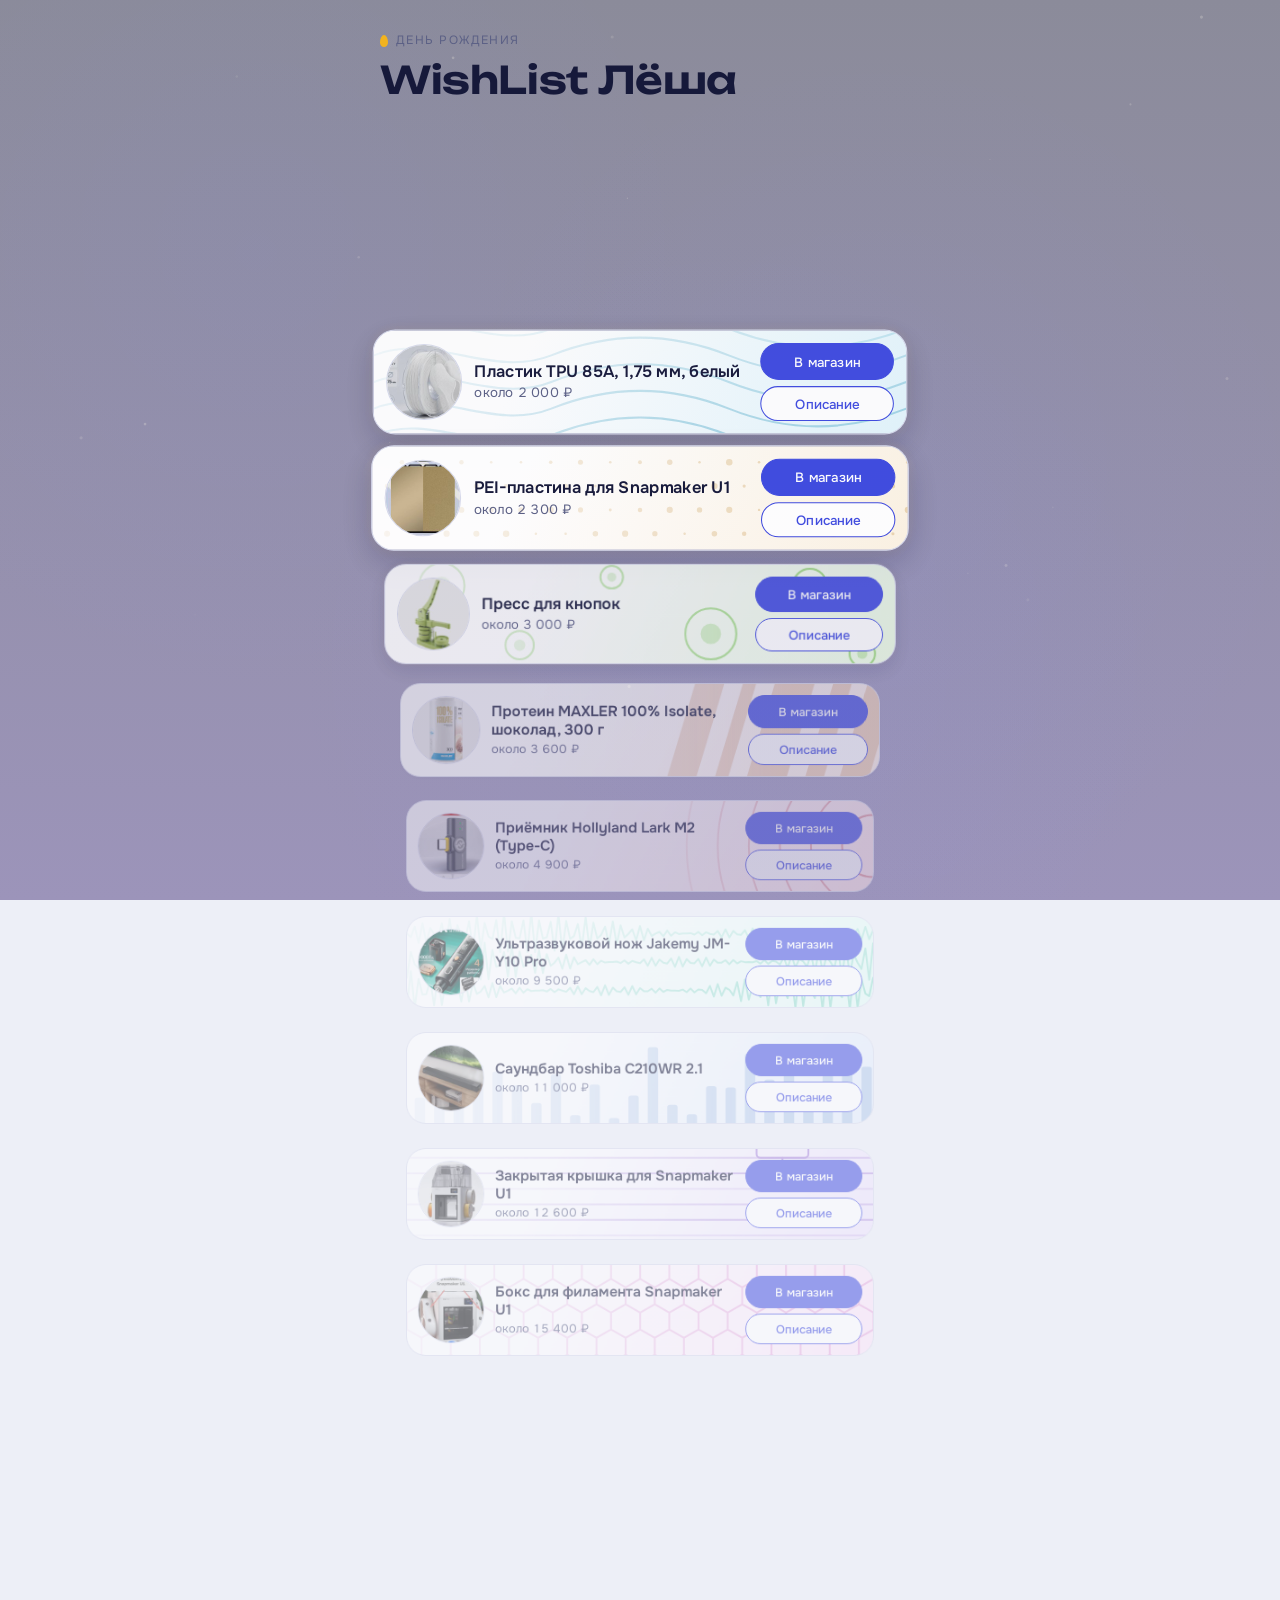
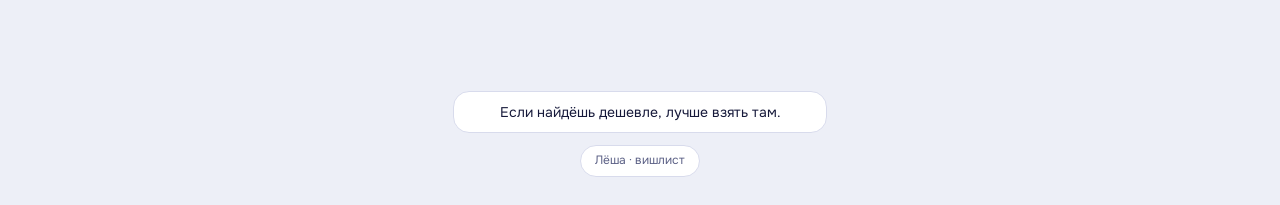
<file: index.html>
<!doctype html>
<html lang="ru">
<head>
<meta charset="utf-8">
<meta name="viewport" content="width=device-width, initial-scale=1, viewport-fit=cover">
<script src="https://telegram.org/js/telegram-web-app.js"></script>
<title>WishList Лёша</title>
<style>
:root { color-scheme: light; padding-top: env(safe-area-inset-top, 0px); padding-bottom: env(safe-area-inset-bottom, 0px); }
body { margin: 0; }
img { max-width: 100%; }
[hidden] { display: none !important; }
</style>
<link rel="stylesheet" href="https://fonts.googleapis.com/css2?family=Onest:wght@400;500;600&family=Unbounded:wght@500;600&display=swap">
<style>
/* Layout: одна колонка карточек. Фон-канвас эволюционирует от спокойного к «божественному» по мере прокрутки. Каждая карточка с тематическим рисунком, сияние при нажатии растёт от первого пункта к последнему. */
:root {
  --bg: #EDEFF7;
  --surface: #FFFFFF;
  --ink: #16193A;
  --muted: #5B6085;
  --line: #D8DBEC;
  --accent: #3F4BE0;
  --accent-ink: #FFFFFF;
  --candle: #F2B31E;
  --tint-s: 80%;
  --tint-l: 91%;
  --art-s: 55%;
  --art-l: 62%;
  --shadow: 22, 25, 58;
  --t: 0;
  --font-display: "Unbounded", "Arial Black", system-ui, sans-serif;
  --font-body: "Onest", system-ui, -apple-system, "Segoe UI", sans-serif;
}
@media (prefers-color-scheme: dark) {
  :root:not([data-theme="light"]) {
    --bg: #0F1126;
    --surface: #1A1D3D;
    --ink: #EEF0FF;
    --muted: #9CA2CF;
    --line: #2B2F5E;
    --accent: #8F99FF;
    --accent-ink: #0F1126;
    --tint-s: 40%;
    --tint-l: 24%;
    --art-s: 60%;
    --art-l: 60%;
    --shadow: 0, 0, 0;
    color-scheme: dark;
  }
}
:root[data-theme="dark"] {
  --bg: #0F1126;
  --surface: #1A1D3D;
  --ink: #EEF0FF;
  --muted: #9CA2CF;
  --line: #2B2F5E;
  --accent: #8F99FF;
  --accent-ink: #0F1126;
  --tint-s: 40%;
  --tint-l: 24%;
  --art-s: 60%;
  --art-l: 60%;
  --shadow: 0, 0, 0;
  color-scheme: dark;
}

body {
  background: var(--bg);
  color: var(--ink);
  font-family: var(--font-body);
  font-size: 15px;
  line-height: 1.45;
  padding-block: 20px 0;
  padding-left: max(16px, env(safe-area-inset-left, 0px));
  padding-right: max(16px, env(safe-area-inset-right, 0px));
}

#bg, #fx {
  position: fixed;
  left: 0;
  top: 0;
  width: 100%;
  height: 100%;
  height: 100lvh;
  display: block;
  pointer-events: none;
  transform: translateZ(0);
  backface-visibility: hidden;
}
#bg { z-index: 0; }
#fx { z-index: 30; }

.wrap { position: relative; z-index: 1; max-width: 520px; margin-inline: auto; }

header { display: flex; flex-direction: column; gap: 10px; padding-block: 12px 4px; }
.eyebrow {
  font-size: 12px;
  letter-spacing: 0.12em;
  text-transform: uppercase;
  color: var(--muted);
  display: flex;
  align-items: center;
  gap: 8px;
}
.flame {
  width: 8px; height: 12px;
  background: var(--candle);
  border-radius: 50% 50% 50% 50% / 62% 62% 38% 38%;
  flex: none;
}
h1 {
  font-family: var(--font-display);
  font-weight: 600;
  font-size: clamp(26px, 8vw, 38px);
  line-height: 1.1;
  letter-spacing: -0.01em;
  margin: 0;
  text-wrap: balance;
  overflow-wrap: anywhere;
}

ul.list {
  list-style: none;
  margin: 0;
  padding: 0;
  padding-top: max(0px, calc(50vh - 224px));
  padding-bottom: max(24px, calc(50vh - 120px));
  display: flex;
  flex-direction: column;
  gap: 14px;
}

.item {
  --f: 0;
  position: relative;
  overflow: hidden;
  background: linear-gradient(115deg, var(--surface) 28%, hsl(var(--h) var(--tint-s) var(--tint-l)) 135%);
  border: 1px solid var(--line);
  border-radius: 22px;
  padding: 12px;
  transform-origin: center;
  will-change: transform, opacity;
  box-shadow:
    0 calc(12px * var(--f)) calc(32px * var(--f)) rgba(var(--shadow), calc(0.22 * var(--f))),
    0 0 calc(46px * var(--f) * var(--t)) rgba(255, 205, 110, calc(0.55 * var(--f) * var(--t)));
}

.art {
  position: absolute;
  inset: 0;
  width: 100%;
  height: 100%;
  pointer-events: none;
  --c: hsl(var(--h) var(--art-s) var(--art-l));
  stroke: var(--c);
  fill: none;
  stroke-width: 1.4;
  stroke-linecap: round;
  stroke-linejoin: round;
  opacity: 0.8;
  -webkit-mask-image: linear-gradient(to left, #000 20%, rgba(0, 0, 0, 0.22) 100%);
  mask-image: linear-gradient(to left, #000 20%, rgba(0, 0, 0, 0.22) 100%);
}
.art .f { fill: var(--c); fill-opacity: 0.5; stroke: none; }

.row {
  position: relative;
  z-index: 1;
  display: grid;
  grid-template-columns: auto minmax(0, 1fr) auto;
  align-items: center;
  gap: 12px;
}

.avatar {
  width: 72px; height: 72px;
  border-radius: 50%;
  overflow: hidden;
  border: 1px solid var(--line);
  background: var(--surface);
  flex: none;
}
.avatar img { width: 100%; height: 100%; object-fit: cover; display: block; }

.title { min-width: 0; }
.title b { display: block; font-weight: 600; font-size: 16px; line-height: 1.25; overflow-wrap: anywhere; }
.title span { display: block; font-size: 13px; color: var(--muted); margin-top: 2px; font-variant-numeric: tabular-nums; }

.actions { display: flex; flex-direction: column; gap: 6px; }
.btn {
  font: inherit;
  font-size: 13px;
  font-weight: 500;
  line-height: 1;
  height: 34px;
  min-width: 104px;
  padding: 0 12px;
  border-radius: 999px;
  border: 1px solid var(--accent);
  display: inline-flex;
  align-items: center;
  justify-content: center;
  text-decoration: none;
  cursor: pointer;
  white-space: nowrap;
  transition: transform 0.08s ease;
  -webkit-tap-highlight-color: transparent;
}
.btn:active { transform: scale(0.94); }
.btn.primary { background: var(--accent); color: var(--accent-ink); }
.btn.ghost { background: var(--surface); color: var(--accent); }
.btn:focus-visible { outline: 2px solid var(--ink); outline-offset: 2px; }
.btn.ghost[aria-expanded="true"] { background: color-mix(in srgb, var(--accent) 14%, var(--surface)); }

.more {
  position: relative;
  z-index: 1;
  display: grid;
  grid-template-rows: 0fr;
  transition: grid-template-rows 0.25s ease;
}
.more.open { grid-template-rows: 1fr; }
.more > div { overflow: hidden; min-height: 0; }
.more p { margin: 0; padding: 12px 4px 4px; color: var(--muted); font-size: 14px; }

.item.zap .art { animation: artflash var(--sd, 300ms) ease-out; }
@keyframes artflash {
  0% { filter: brightness(2.6) saturate(1.8); opacity: 1; }
  100% { filter: none; }
}

footer { text-align: center; padding-bottom: 28px; }
footer .tip {
  max-width: 340px;
  margin: 0 auto 12px;
  padding: 10px 16px;
  font-size: 14px;
  color: var(--ink);
  background: var(--surface);
  border: 1px solid var(--line);
  border-radius: 16px;
  text-wrap: balance;
}
footer span {
  display: inline-block;
  font-size: 12px;
  color: var(--muted);
  background: var(--surface);
  border: 1px solid var(--line);
  border-radius: 999px;
  padding: 6px 14px;
}

@media (max-width: 380px) {
  .row { grid-template-columns: auto minmax(0, 1fr); }
  .actions { grid-column: 1 / -1; flex-direction: row; }
  .actions .btn { flex: 1; }
}
@media (prefers-reduced-motion: reduce) {
  .more { transition: none; }
}
</style>

</head>
<body>
<canvas id="bg" aria-hidden="true"></canvas>
<canvas id="fx" aria-hidden="true" hidden></canvas>

<div class="wrap">
  <header>
    <div class="eyebrow"><i class="flame"></i>День рождения</div>
    <h1>WishList Лёша</h1>
  </header>

  <ul class="list" id="list"></ul>

  <footer><p class="tip">Если найдёшь дешевле, лучше взять там.</p><span>Лёша · вишлист</span></footer>
</div>

<script>
(function () {
  var ITEMS = [{"title": "Пластик TPU 85A, 1,75 мм, белый", "price": "около 2 000 ₽", "hue": 195, "url": "https://ozon.ru/t/j7nv18U", "desc": "Гибкий и износостойкий пластик Квант 3D для 3D-принтера: TPU 85A, диаметр 1,75 мм, катушка 250 г, белый матовый.", "img": "[data-uri]", "p": 1994, "kind": "wave"}, {"title": "PEI-пластина для Snapmaker U1", "price": "около 2 300 ₽", "hue": 38, "url": "https://ozon.ru/t/dwCcFj3", "desc": "Двусторонняя гладкая и текстурированная PEI-пластина для 3D-принтера Snapmaker U1, 270×270 мм.", "img": "[data-uri]", "p": 2335, "kind": "dots"}, {"title": "Пресс для кнопок", "price": "около 3 000 ₽", "hue": 100, "url": "https://ozon.ru/t/3QtNBGW", "desc": "Ручной пресс для изготовления кнопок, которые крепятся на одежду.", "img": "[data-uri]", "p": 3041, "kind": "pins"}, {"title": "Протеин MAXLER 100% Isolate, шоколад, 300 г", "price": "около 3 600 ₽", "hue": 25, "url": "https://ozon.ru/t/tPz7Pyc", "desc": "Изолят сывороточного протеина MAXLER 100% Isolate со вкусом молочного шоколада, банка 300 г. Без аспартама, мало жира и сахара.", "img": "[data-uri]", "p": 3610, "kind": "stripes"}, {"title": "Приёмник Hollyland Lark M2 (Type-C)", "price": "около 4 900 ₽", "hue": 355, "url": "https://ozon.ru/t/ukH97Tg", "desc": "Приёмник Type-C для беспроводных микрофонов Hollyland Lark M2. Передача сигнала 2.4G, дальность до 300 м, вес 6 г.", "img": "[data-uri]", "p": 4929, "kind": "arcs"}, {"title": "Ультразвуковой нож Jakemy JM-Y10 Pro", "price": "около 9 500 ₽", "hue": 165, "url": "https://market.yandex.ru/cc/BRxcuV", "desc": "Портативный ультразвуковой нож для резки и гравировки: 35 Вт, 40 000 Гц, 4 режима работы. Глубина реза 5 мм, вес 0,61 кг, в комплекте кейс.", "img": "[data-uri]", "p": 9507, "kind": "ultra"}, {"title": "Саундбар Toshiba C210WR 2.1", "price": "около 11 000 ₽", "hue": 215, "url": "https://ozon.ru/t/WcdX5jw", "desc": "Саундбар 2.1, 240 Вт, Bluetooth, HDMI и USB, шесть режимов эквалайзера, пульт ДУ. Цвет чёрный.", "img": "[data-uri]", "p": 10999, "kind": "eq"}, {"title": "Закрытая крышка для Snapmaker U1", "price": "около 12 600 ₽", "hue": 265, "url": "https://ozon.ru/t/8MbK4Is", "desc": "Полностью закрытая верхняя крышка для 3D-принтера Snapmaker U1. Для печати ABS, ABS+, ASA, PETG, PLA, PLA+ и TPU.", "img": "[data-uri]", "p": 12646, "kind": "layers"}, {"title": "Бокс для филамента Snapmaker U1", "price": "около 15 400 ₽", "hue": 310, "url": "https://ozon.ru/t/ivjSc1S", "desc": "Герметичный бокс для хранения филамента: защищает катушки от пыли и влаги. Подходит для ABS, ASA, PET, PETG, PLA и PVA.", "img": "[data-uri]", "p": 15404, "kind": "hex"}];
  ITEMS.sort(function (a, b) { return a.p - b.p; });

  var reduce = !!(window.matchMedia && matchMedia('(prefers-reduced-motion: reduce)').matches);

  /* ---------- утилиты ---------- */
  function clamp(x, a, b) { return Math.min(b, Math.max(a, x)); }
  function sstep(a, b, x) { var t = clamp((x - a) / (b - a), 0, 1); return t * t * (3 - 2 * t); }
  function lerp(a, b, t) { return a + (b - a) * t; }
  function rnd(a, b) { return a + Math.random() * (b - a); }
  function sr(i) { var x = Math.sin(i * 127.1 + 311.7) * 43758.5453; return x - Math.floor(x); }
  function rgb(c, a) { return 'rgba(' + Math.round(c[0]) + ',' + Math.round(c[1]) + ',' + Math.round(c[2]) + ',' + (a === undefined ? 1 : a) + ')'; }
  function mix(a, b, t) { return [lerp(a[0], b[0], t), lerp(a[1], b[1], t), lerp(a[2], b[2], t)]; }

  /* ---------- тематические рисунки карточек ---------- */
  function art(kind, seed) {
    var o = '', i, j, x, y, d, pts;
    if (kind === 'wave') {
      for (i = 0; i < 5; i++) {
        y = 14 + i * 18;
        o += '<path d="M0 ' + y + ' C40 ' + (y - 16) + ' 80 ' + (y + 16) + ' 120 ' + y + ' S200 ' + (y - 16) + ' 240 ' + y + ' S320 ' + (y + 16) + ' 360 ' + y + '" style="stroke-opacity:' + (0.35 + i * 0.1).toFixed(2) + '"/>';
      }
    } else if (kind === 'dots') {
      for (i = 0; i < 6; i++) {
        for (j = 0; j < 18; j++) {
          o += '<circle class="f" cx="' + (10 + j * 20 + (i % 2) * 10) + '" cy="' + (10 + i * 16) + '" r="' + (0.8 + sr(i * 18 + j + seed) * 1.4).toFixed(2) + '"/>';
        }
      }
    } else if (kind === 'pins') {
      var c = [[40, 30, 16], [95, 72, 10], [160, 24, 8], [230, 64, 18], [300, 30, 12], [337, 78, 9]];
      for (i = 0; i < c.length; i++) {
        o += '<circle cx="' + c[i][0] + '" cy="' + c[i][1] + '" r="' + c[i][2] + '"/><circle class="f" cx="' + c[i][0] + '" cy="' + c[i][1] + '" r="' + (c[i][2] * 0.4).toFixed(1) + '"/>';
      }
    } else if (kind === 'stripes') {
      var b = [[196, 22], [232, 10], [256, 30], [300, 14], [326, 22]];
      for (i = 0; i < b.length; i++) {
        x = b[i][0];
        o += '<polygon class="f" points="' + x + ',100 ' + (x + 30) + ',0 ' + (x + 30 + b[i][1]) + ',0 ' + (x + b[i][1]) + ',100"/>';
      }
    } else if (kind === 'arcs') {
      var rs = [24, 48, 72, 96, 120, 144];
      for (i = 0; i < rs.length; i++) {
        o += '<circle cx="360" cy="50" r="' + rs[i] + '" style="stroke-opacity:' + (0.95 - rs[i] / 200).toFixed(2) + '"/>';
      }
    } else if (kind === 'ultra') {
      for (i = 0; i < 3; i++) {
        pts = '';
        for (x = 0; x <= 360; x += 3) {
          y = 50 + (i - 1) * 22 + Math.sin(x * 0.9 + i) * (6 + 10 * Math.sin(x / 57 + i));
          pts += x + ',' + y.toFixed(1) + ' ';
        }
        o += '<polyline points="' + pts + '" style="stroke-opacity:' + (0.5 + i * 0.15).toFixed(2) + '"/>';
      }
    } else if (kind === 'eq') {
      for (i = 0; i < 24; i++) {
        var h = 18 + sr(i + seed) * 58;
        o += '<rect class="f" x="' + (6 + i * 15) + '" y="' + (100 - h).toFixed(1) + '" width="8" height="' + h.toFixed(1) + '" rx="2"/>';
      }
    } else if (kind === 'layers') {
      for (i = 0; i < 8; i++) {
        y = 10 + i * 12;
        o += '<path d="M0 ' + y + ' H360" style="stroke-opacity:' + (0.3 + (i % 3) * 0.2).toFixed(2) + '"/>';
      }
      o += '<rect x="270" y="8" width="40" height="14" rx="3"/><path d="M290 22 v12"/>';
    } else if (kind === 'hex') {
      var R = 13, w = R * Math.sqrt(3);
      d = '';
      for (i = 0; i < 7; i++) {
        for (j = 0; j < 18; j++) {
          var cx = j * w + (i % 2) * w / 2, cy = i * R * 1.5;
          for (var k = 0; k < 6; k++) {
            var a = Math.PI / 6 + k * Math.PI / 3;
            d += (k === 0 ? 'M' : 'L') + (cx + R * Math.cos(a)).toFixed(1) + ' ' + (cy + R * Math.sin(a)).toFixed(1);
          }
          d += 'Z';
        }
      }
      o += '<path d="' + d + '" style="stroke-opacity:0.55"/>';
    }
    return o;
  }

  /* ---------- холсты ---------- */
  var bgc = document.getElementById('bg'), bx = bgc.getContext('2d');
  var fxc = document.getElementById('fx'), fxx = fxc.getContext('2d');
  var W = 0, H = 0, DPR = 1, dirty = true;

  function resize() {
    DPR = Math.min(window.devicePixelRatio || 1, 1.5);
    var nw = bgc.clientWidth || window.innerWidth, nh = bgc.clientHeight || window.innerHeight;
    if (nw !== W || nh !== H || !bgc.width) {
      W = nw;
      H = nh;
      bgc.width = fxc.width = Math.round(W * DPR);
      bgc.height = fxc.height = Math.round(H * DPR);
      drawBg(performance.now());
    }
    dirty = true;
    scheduleCards();
  }

  var stars = [], parts = [], clouds = [], i0;
  for (i0 = 0; i0 < 140; i0++) stars.push({ x: Math.random(), y: Math.random() * 0.78, r: rnd(0.5, 1.7), ph: rnd(0, 6.28), sp: rnd(0.0008, 0.003) });
  for (i0 = 0; i0 < 70; i0++) parts.push({ x: Math.random(), y: Math.random(), v: rnd(0.02, 0.06), ph: rnd(0, 6.28), sz: rnd(0.8, 2.4) });
  for (i0 = 0; i0 < 7; i0++) clouds.push({ x: Math.random() * 1.2, y: rnd(0.22, 0.88), s: rnd(0.35, 0.6), v: rnd(0.008, 0.02) });

  var baseCol = [237, 239, 247], frameN = 0;
  function readBase() {
    var m = getComputedStyle(document.body).backgroundColor.match(/[\d.]+/g);
    if (m && m.length >= 3) baseCol = [+m[0], +m[1], +m[2]];
  }

  var target = 0, tCur = 0;

  function drawBg(now) {
    var time = reduce ? 0 : now, t = tCur, i, j;
    bx.setTransform(DPR, 0, 0, DPR, 0, 0);
    bx.globalCompositeOperation = 'source-over';

    var k1 = sstep(0, 0.55, t), k2 = sstep(0.7, 1, t);
    var top = mix(baseCol, [8, 6, 30], k1);
    var bot = mix(mix(baseCol, [48, 26, 104], k1), [110, 58, 128], k2);
    var g = bx.createLinearGradient(0, 0, 0, H);
    g.addColorStop(0, rgb(top));
    g.addColorStop(1, rgb(bot));
    bx.fillStyle = g;
    bx.fillRect(0, 0, W, H);

    /* спокойные размытые пятна */
    var ba = 0.2 * (1 - sstep(0, 0.4, t));
    if (ba > 0.004) {
      for (j = 0; j < 3; j++) {
        var cx = W * (0.2 + 0.6 * (0.5 + 0.5 * Math.sin(time * 0.00012 * (1 + j) + j * 2)));
        var cy = H * (0.25 + 0.5 * (0.5 + 0.5 * Math.cos(time * 0.0001 * (1 + j) + j)));
        var r = Math.max(W, H) * 0.35;
        var bg2 = bx.createRadialGradient(cx, cy, 0, cx, cy, r);
        bg2.addColorStop(0, 'rgba(120,135,255,' + ba + ')');
        bg2.addColorStop(1, 'rgba(120,135,255,0)');
        bx.fillStyle = bg2;
        bx.fillRect(cx - r, cy - r, r * 2, r * 2);
      }
    }

    /* звёзды */
    var sa = sstep(0.12, 0.65, t);
    if (sa > 0.01) {
      for (i = 0; i < stars.length; i++) {
        if (i / stars.length > sa) break;
        var st = stars[i];
        var al = (0.35 + 0.65 * (0.5 + 0.5 * Math.sin(time * st.sp + st.ph))) * Math.min(1, sa * 1.6);
        bx.fillStyle = 'rgba(255,250,235,' + al.toFixed(3) + ')';
        bx.beginPath();
        bx.arc(st.x * W, st.y * H, st.r, 0, 6.2832);
        bx.fill();
      }
    }

    /* облака */
    var ca = sstep(0.28, 0.8, t) * 0.3;
    if (ca > 0.004) {
      var cc = mix([150, 140, 205], [255, 214, 150], sstep(0.5, 1, t));
      var sz = Math.min(W, 600);
      for (i = 0; i < clouds.length; i++) {
        var cl = clouds[i], s = cl.s * sz;
        var ccx = ((cl.x * W + time * cl.v) % (W * 1.5)) - W * 0.25;
        for (j = 0; j < 4; j++) {
          var px = ccx + j * s * 0.55 - s, py = cl.y * H + Math.sin(j * 1.7 + i) * s * 0.12;
          var rg = bx.createRadialGradient(px, py, 0, px, py, s * 0.9);
          rg.addColorStop(0, rgb(cc, ca));
          rg.addColorStop(1, rgb(cc, 0));
          bx.fillStyle = rg;
          bx.fillRect(px - s, py - s, s * 2, s * 2);
        }
      }
    }

    /* золотой свет сверху, лучи, нимб, искры */
    bx.globalCompositeOperation = 'lighter';
    var ga = sstep(0.3, 1, t);
    if (ga > 0.01) {
      var gg = bx.createRadialGradient(W / 2, -H * 0.02, 0, W / 2, -H * 0.02, H * 1.15);
      gg.addColorStop(0, 'rgba(255,244,205,' + (ga * 0.95) + ')');
      gg.addColorStop(0.22, 'rgba(255,205,110,' + (ga * 0.55) + ')');
      gg.addColorStop(0.6, 'rgba(190,110,200,' + (ga * 0.18) + ')');
      gg.addColorStop(1, 'rgba(190,110,200,0)');
      bx.fillStyle = gg;
      bx.fillRect(0, 0, W, H);
    }

    var ra = sstep(0.42, 1, t) * 0.26;
    if (ra > 0.005) {
      var ox = W / 2, oy = -H * 0.06, L = H * 1.5, n = 18, rot = time * 0.00004;
      var rg2 = bx.createRadialGradient(ox, oy, 0, ox, oy, L);
      rg2.addColorStop(0, 'rgba(255,236,180,' + ra + ')');
      rg2.addColorStop(1, 'rgba(255,236,180,0)');
      bx.fillStyle = rg2;
      for (i = 0; i < n; i++) {
        var ang = rot + i * (6.2832 / n);
        var hw = 0.045 + 0.03 * Math.sin(i * 3.1 + time * 0.0004);
        bx.beginPath();
        bx.moveTo(ox, oy);
        bx.lineTo(ox + Math.cos(ang - hw) * L, oy + Math.sin(ang - hw) * L);
        bx.lineTo(ox + Math.cos(ang + hw) * L, oy + Math.sin(ang + hw) * L);
        bx.closePath();
        bx.fill();
      }
    }

    var ha = sstep(0.68, 1, t);
    if (ha > 0.01) {
      var hx = W / 2, hy = H * 0.1;
      var hg = bx.createRadialGradient(hx, hy, 0, hx, hy, W * 0.35);
      hg.addColorStop(0, 'rgba(255,250,225,' + (ha * 0.6) + ')');
      hg.addColorStop(1, 'rgba(255,250,225,0)');
      bx.fillStyle = hg;
      bx.fillRect(0, 0, W, H * 0.6);
      for (i = 0; i < 3; i++) {
        var rx = W * 0.18 * (1 + i * 0.5) * (1 + 0.03 * Math.sin(time * 0.001 + i));
        bx.strokeStyle = 'rgba(255,226,150,' + (ha * 0.5 / (i + 1)).toFixed(3) + ')';
        bx.lineWidth = 1.5;
        bx.beginPath();
        bx.ellipse(hx, hy, rx, rx * 0.28, 0, 0, 6.2832);
        bx.stroke();
      }
    }

    var pa = sstep(0.45, 1, t);
    if (pa > 0.01) {
      for (i = 0; i < parts.length; i++) {
        var p = parts[i];
        var py2 = (((p.y * H - time * p.v) % H) + H) % H;
        var px2 = p.x * W + Math.sin(time * 0.001 + p.ph) * 14;
        var pal = pa * (0.25 + 0.75 * Math.pow(Math.sin(time * 0.003 + p.ph), 2));
        bx.fillStyle = 'rgba(255,214,120,' + (pal * 0.25).toFixed(3) + ')';
        bx.beginPath();
        bx.arc(px2, py2, p.sz * 3.2, 0, 6.2832);
        bx.fill();
        bx.fillStyle = 'rgba(255,240,190,' + pal.toFixed(3) + ')';
        bx.beginPath();
        bx.arc(px2, py2, p.sz, 0, 6.2832);
        bx.fill();
      }
    }

    /* мягкие золотые пульсации света в самом конце */
    var la = sstep(0.82, 1, t);
    if (la > 0.01) {
      var pu = la * 0.14 * (0.5 + 0.5 * Math.sin(time * 0.0012));
      var pg = bx.createRadialGradient(W / 2, H * 0.1, 0, W / 2, H * 0.1, H * 0.9);
      pg.addColorStop(0, 'rgba(255,246,215,' + pu.toFixed(3) + ')');
      pg.addColorStop(1, 'rgba(255,214,140,0)');
      bx.fillStyle = pg;
      bx.fillRect(0, 0, W, H);
    }
    bx.globalCompositeOperation = 'source-over';
  }

  var last = 0, lastDrawnT = -1, lastCssT = -1;
  function bgLoop(now) {
    requestAnimationFrame(bgLoop);
    if (now - last < 32) return;
    last = now;
    if (reduce) tCur = target;
    else {
      tCur += (target - tCur) * 0.1;
      if (Math.abs(target - tCur) < 0.0005) tCur = target;
    }
    if (Math.abs(tCur - lastCssT) > 0.002) {
      lastCssT = tCur;
      document.documentElement.style.setProperty('--t', tCur.toFixed(3));
    }
    if ((frameN++ % 60) === 0) readBase();
    if (reduce && !dirty && tCur === lastDrawnT) return;
    dirty = false;
    lastDrawnT = tCur;
    drawBg(now);
  }

  /* ---------- сияние при нажатии ---------- */
  var effects = [], fxRaf = 0;
  function easeOut(x) { return 1 - Math.pow(1 - x, 3); }
  function bump(p, c, w) { var d = (p - c) / w; return Math.exp(-d * d); }

  function fxTick(now) {
    fxRaf = 0;
    var c = fxx, maxd = Math.max(W, H), i, k;
    c.setTransform(DPR, 0, 0, DPR, 0, 0);
    c.clearRect(0, 0, W, H);
    c.globalCompositeOperation = 'lighter';
    var alive = [];
    for (var e = 0; e < effects.length; e++) {
      var ef = effects[e], age = now - ef.start;
      if (age > ef.dur) continue;
      alive.push(ef);
      var p = age / ef.dur, L = ef.L, col = ef.col, ox = ef.ox, oy = ef.oy, inv = 1 - p;

      if (ef.wash > 0) {
        var env = p < 0.2 ? p / 0.2 : Math.pow((1 - p) / 0.8, 2);
        var wa = ef.wash * env * (1 + (L > 0.85 ? 0.8 * bump(p, 0.5, 0.1) : 0));
        var wg = c.createRadialGradient(ox, oy, 0, ox, oy, maxd * 1.2);
        wg.addColorStop(0, 'rgba(255,246,215,' + wa + ')');
        wg.addColorStop(0.5, 'rgba(255,214,140,' + (wa * 0.6) + ')');
        wg.addColorStop(1, 'rgba(255,200,120,' + (wa * 0.2) + ')');
        c.fillStyle = wg;
        c.fillRect(0, 0, W, H);
      }

      var R = ef.radius * (0.35 + 0.65 * easeOut(p));
      var ca = Math.pow(inv, 1.5) * lerp(0.55, 0.9, L);
      var cg = c.createRadialGradient(ox, oy, 0, ox, oy, R);
      cg.addColorStop(0, 'rgba(255,255,255,' + ca + ')');
      cg.addColorStop(0.35, rgb(col, ca * 0.6));
      cg.addColorStop(1, rgb(col, 0));
      c.fillStyle = cg;
      c.fillRect(ox - R, oy - R, R * 2, R * 2);

      for (k = 0; k < ef.rings; k++) {
        var pk = clamp(p * 1.15 - k * 0.16, 0, 1);
        if (pk <= 0 || pk >= 1) continue;
        c.strokeStyle = rgb(col, (1 - pk) * 0.7);
        c.lineWidth = lerp(1.5, 4, L) * (1 - pk) + 0.5;
        c.beginPath();
        c.arc(ox, oy, ef.radius * easeOut(pk), 0, 6.2832);
        c.stroke();
      }

      if (ef.rays > 0) {
        var len = ef.radius * 1.1 * easeOut(Math.min(1, p * 1.6));
        if (len > 1) {
          var ra = Math.pow(inv, 1.2) * 0.45 * lerp(0.5, 1, L);
          var rg = c.createRadialGradient(ox, oy, 0, ox, oy, len);
          rg.addColorStop(0, rgb(col, ra));
          rg.addColorStop(1, rgb(col, 0));
          c.fillStyle = rg;
          for (i = 0; i < ef.rays; i++) {
            var ang = i * (6.2832 / ef.rays) + p * 0.5, hw = 0.035 + 0.02 * (i % 3);
            c.beginPath();
            c.moveTo(ox, oy);
            c.lineTo(ox + Math.cos(ang - hw) * len, oy + Math.sin(ang - hw) * len);
            c.lineTo(ox + Math.cos(ang + hw) * len, oy + Math.sin(ang + hw) * len);
            c.closePath();
            c.fill();
          }
        }
      }

      for (i = 0; i < ef.sparks.length; i++) {
        var s = ef.sparks[i], q = clamp((p - s.d) / (1 - s.d), 0, 1);
        if (q <= 0 || q >= 1) continue;
        var dist = s.r * easeOut(q);
        var sx = ox + Math.cos(s.a) * dist, sy = oy + Math.sin(s.a) * dist - q * q * s.rise;
        var sa = 1 - q;
        c.fillStyle = rgb(col, sa * 0.28);
        c.beginPath();
        c.arc(sx, sy, s.z * 3.2, 0, 6.2832);
        c.fill();
        c.fillStyle = 'rgba(255,255,255,' + (sa * 0.95).toFixed(3) + ')';
        c.beginPath();
        c.arc(sx, sy, s.z * (1 - q * 0.4), 0, 6.2832);
        c.fill();
      }
    }
    effects = alive;
    if (alive.length) fxRaf = requestAnimationFrame(fxTick);
    else {
      c.clearRect(0, 0, W, H);
      fxc.hidden = true;
    }
  }

  function zap(el, L) {
    var r = el.getBoundingClientRect();
    var radius = lerp(70, Math.max(W, H) * 0.75, Math.pow(L, 1.2));
    var e = {
      start: performance.now(),
      ox: r.left + r.width / 2,
      oy: r.top + r.height / 2,
      L: L,
      dur: reduce ? 500 : lerp(550, 1700, L),
      radius: radius,
      rings: reduce ? 1 : 1 + Math.round(L * 2),
      rays: (reduce || L < 0.25) ? 0 : 8 + Math.round(L * 12),
      wash: (reduce || L < 0.4) ? 0 : (L - 0.4) / 0.6 * 0.38,
      col: mix([140, 155, 255], [255, 214, 120], Math.pow(L, 0.8)),
      sparks: []
    };
    var n = reduce ? 0 : Math.round(lerp(4, 70, L));
    for (var i = 0; i < n; i++) {
      e.sparks.push({ a: rnd(0, 6.2832), r: radius * rnd(0.3, 0.95), d: rnd(0, 0.25), z: rnd(1, 2.6) * (1 + L * 0.6), rise: rnd(0, 40) * L });
    }
    effects.push(e);
    fxc.hidden = false;
    if (!fxRaf) fxRaf = requestAnimationFrame(fxTick);
  }

  function flashCard(li, row, L) {
    li.style.setProperty('--sd', Math.round(400 + L * 800) + 'ms');
    li.classList.remove('zap');
    void li.offsetWidth;
    li.classList.add('zap');
  }

  /* ---------- список ---------- */
  var list = document.getElementById('list');
  var N = ITEMS.length;

  ITEMS.forEach(function (it, i) {
    var L = N > 1 ? i / (N - 1) : 0;
    var li = document.createElement('li');
    li.className = 'item';
    li.style.setProperty('--h', it.hue);
    li.innerHTML =
      '<svg class="art" viewBox="0 0 360 100" preserveAspectRatio="xMidYMid slice" aria-hidden="true">' + art(it.kind, i * 7) + '</svg>' +
      '<div class="row">' +
        '<div class="avatar"><img src="' + it.img + '" alt=""></div>' +
        '<div class="title"><b>' + it.title + '</b><span>' + it.price + '</span></div>' +
        '<div class="actions">' +
          '<a class="btn primary" href="' + it.url + '" target="_blank" rel="noopener">В магазин</a>' +
          '<button class="btn ghost" type="button" id="d' + i + '" aria-expanded="false" aria-controls="m' + i + '">Описание</button>' +
        '</div>' +
      '</div>' +
      '<div class="more" id="m' + i + '"><div><p>' + it.desc + '</p></div></div>';
    list.appendChild(li);

    var row = li.querySelector('.row');
    var shop = li.querySelector('.primary');
    var btn = li.querySelector('.ghost');
    var more = li.querySelector('.more');

    shop.addEventListener('click', function () { zap(shop, L); flashCard(li, row, L); });
    btn.addEventListener('click', function () {
      zap(btn, L);
      flashCard(li, row, L);
      var open = more.classList.toggle('open');
      btn.setAttribute('aria-expanded', open ? 'true' : 'false');
      setTimeout(updateCards, 280);
    });
  });

  /* ---------- прокрутка: увеличение центрального пункта и прогресс фона ---------- */
  var els = Array.prototype.slice.call(list.children);
  var ticking = false;

  function updateCards() {
    ticking = false;
    var vh = window.innerHeight, c = vh / 2;
    for (var i = 0; i < els.length; i++) {
      var r = els[i].getBoundingClientRect();
      var mid = r.top + r.height / 2;
      var d = Math.min(1, Math.abs(mid - c) / (vh * 0.42));
      var f = 1 - d;
      f = f * f * (3 - 2 * f);
      els[i].style.transform = 'scale(' + (0.9 + 0.14 * f).toFixed(3) + ')';
      els[i].style.opacity = (0.5 + 0.5 * f).toFixed(3);
      els[i].style.setProperty('--f', f.toFixed(3));
    }
    var maxS = Math.max(1, document.documentElement.scrollHeight - window.innerHeight);
    target = clamp((window.pageYOffset || document.documentElement.scrollTop || 0) / maxS, 0, 1);
  }
  function scheduleCards() {
    if (!ticking) { ticking = true; requestAnimationFrame(updateCards); }
  }

  window.addEventListener('scroll', scheduleCards, { passive: true });
  window.addEventListener('resize', resize);
  try {
    var mq = window.matchMedia('(prefers-color-scheme: dark)');
    if (mq.addEventListener) mq.addEventListener('change', function () { readBase(); dirty = true; });
    new MutationObserver(function () { readBase(); dirty = true; }).observe(document.documentElement, { attributes: true, attributeFilter: ['data-theme'] });
  } catch (err) {}

  readBase();
  updateCards();
  tCur = target;
  resize();
  requestAnimationFrame(bgLoop);
  if (document.fonts && document.fonts.ready) document.fonts.ready.then(updateCards);
})();
</script>

<script>
(function () {
  var tg = window.Telegram && window.Telegram.WebApp;
  if (!tg) return;
  try { tg.ready(); tg.expand(); } catch (e) {}
  if (tg.initData) {
    document.addEventListener('click', function (ev) {
      var a = ev.target.closest && ev.target.closest('a[target="_blank"]');
      if (a) { ev.preventDefault(); try { tg.openLink(a.href); } catch (e) { window.open(a.href, '_blank'); } }
    });
  }
})();
</script>
</body>
</html>
</file>
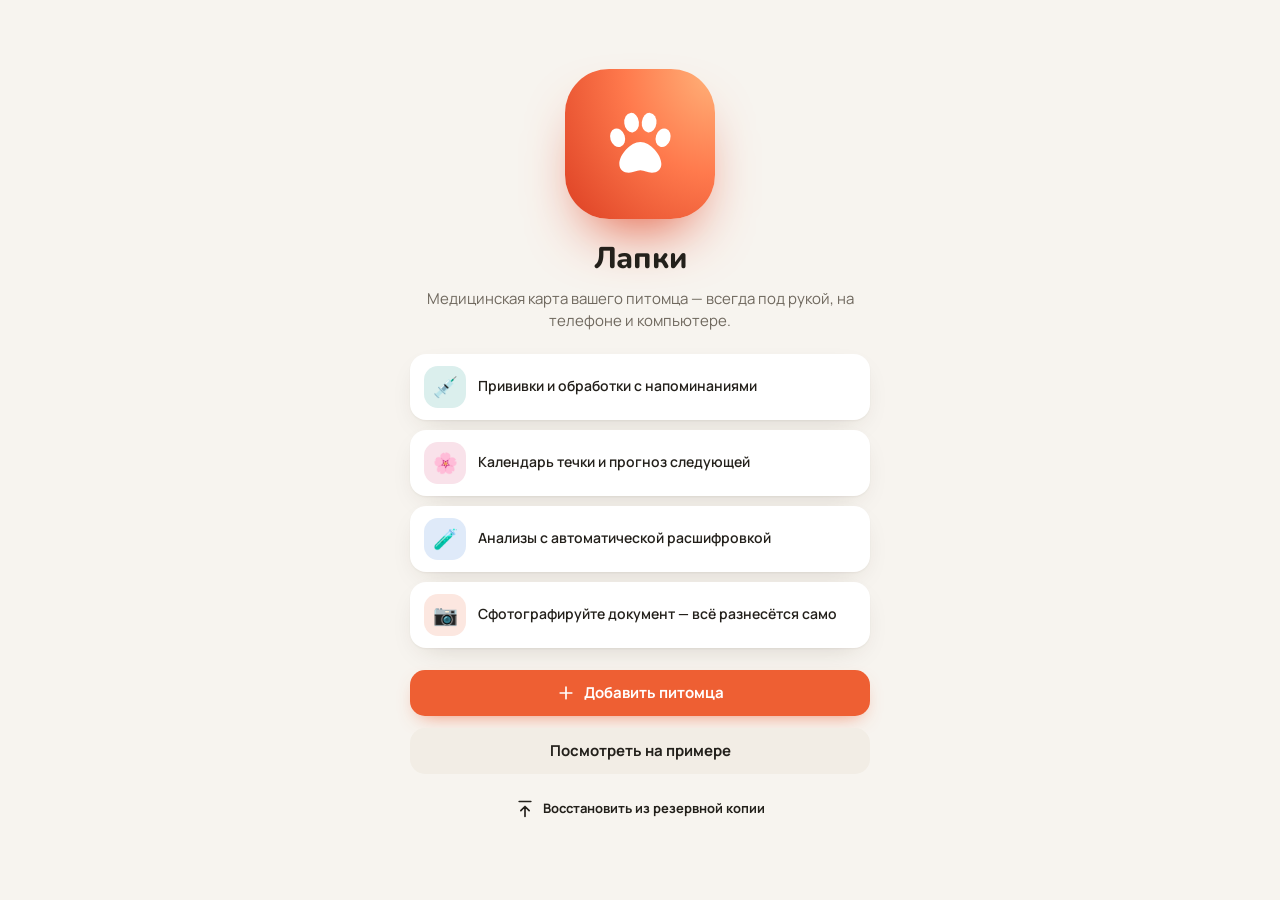
<file: pets/index.html>
<!doctype html>
<html lang="ru">
<head>
<meta charset="utf-8">
<meta name="viewport" content="width=device-width, initial-scale=1, viewport-fit=cover">
<title>Лапки — здоровье питомца</title>
<meta name="description" content="Паспорт здоровья питомца: прививки, течка, лекарства, корма, анализы и аллергии. Сфотографируйте документ — приложение само всё разнесёт.">
<meta name="theme-color" content="#F7F4EF" media="(prefers-color-scheme: light)">
<meta name="theme-color" content="#13110E" media="(prefers-color-scheme: dark)">
<link rel="manifest" href="manifest.webmanifest">
<link rel="icon" href="icons/icon.svg" type="image/svg+xml">
<link rel="apple-touch-icon" href="icons/apple-touch-icon.png">
<meta name="apple-mobile-web-app-capable" content="yes">
<meta name="mobile-web-app-capable" content="yes">
<meta name="apple-mobile-web-app-title" content="Лапки">
<meta name="apple-mobile-web-app-status-bar-style" content="default">
<link rel="preconnect" href="https://fonts.googleapis.com">
<link rel="preconnect" href="https://fonts.gstatic.com" crossorigin>
<link rel="stylesheet" href="https://fonts.googleapis.com/css2?family=Manrope:wght@400;500;600;700;800&family=Nunito:wght@700;800;900&display=swap">
<link rel="stylesheet" href="styles.css">
</head>
<body>
<div id="app" class="app">
  <aside class="sidebar" id="sidebar"></aside>
  <header class="topbar" id="topbar"></header>
  <main class="view" id="view"><div class="empty"><div class="spin" style="margin:40px auto"></div></div></main>
  <nav class="tabbar" id="tabbar" aria-label="Навигация"></nav>
</div>
<div id="sheets"></div>
<div class="toast" id="toast" role="status" aria-live="polite"></div>
<input type="file" id="file-camera" accept="image/*" capture="environment" hidden>
<input type="file" id="file-gallery" accept="image/*" hidden>
<input type="file" id="file-photo" accept="image/*" hidden>
<input type="file" id="file-import" accept="application/json,.json" hidden>
<script type="module" src="js/app.js"></script>
</body>
</html>
</file>
<file: pets/styles.css>
:root {
  --bg: #F7F4EF;
  --surface: #FFFFFF;
  --surface-2: #F2EDE5;
  --ink: #23201B;
  --muted: #6F685E;
  --line: #E7E0D5;
  --accent: #EE5F33;
  --accent-ink: #FFFFFF;
  --accent-soft: #FFE5DA;
  --c-vac: #0E9384;
  --c-heat: #D93F75;
  --c-med: #7653DA;
  --c-feed: #C98410;
  --c-test: #2A72D4;
  --c-allergy: #D23C3C;
  --c-weight: #3F8F24;
  --c-doc: #67707E;
  --ok: #24935A;
  --warn: #C27C06;
  --bad: #D23C3C;
  --shadow: 0 1px 2px rgba(60, 40, 20, .05), 0 10px 30px -14px rgba(60, 40, 20, .22);
  --shadow-lg: 0 20px 60px -20px rgba(40, 25, 10, .45);
  --radius: 22px;
  --font-display: "Nunito", "Manrope", system-ui, sans-serif;
  --font-body: "Manrope", system-ui, -apple-system, "Segoe UI", Roboto, sans-serif;
  --tabbar-h: 68px;
  --safe-b: env(safe-area-inset-bottom, 0px);
  --safe-t: env(safe-area-inset-top, 0px);
  color-scheme: light;
}
@media (prefers-color-scheme: dark) {
  :root:not([data-theme="light"]) {
    --bg: #13110E; --surface: #1D1A16; --surface-2: #27231D; --ink: #F4EFE8; --muted: #A9A196; --line: #353029;
    --accent: #FF7A50; --accent-ink: #1A0E08; --accent-soft: #3A2218;
    --c-vac: #2BC3B0; --c-heat: #F2709E; --c-med: #A48BFF; --c-feed: #F0B040; --c-test: #6AA8FF; --c-allergy: #FF7272;
    --c-weight: #7CCB5C; --c-doc: #A3ABB8; --ok: #4CC983; --warn: #F0B040; --bad: #FF7272;
    --shadow: 0 1px 2px rgba(0, 0, 0, .3), 0 10px 30px -14px rgba(0, 0, 0, .6);
    --shadow-lg: 0 20px 60px -20px rgba(0, 0, 0, .8);
    color-scheme: dark;
  }
}
:root[data-theme="dark"] {
  --bg: #13110E; --surface: #1D1A16; --surface-2: #27231D; --ink: #F4EFE8; --muted: #A9A196; --line: #353029;
  --accent: #FF7A50; --accent-ink: #1A0E08; --accent-soft: #3A2218;
  --c-vac: #2BC3B0; --c-heat: #F2709E; --c-med: #A48BFF; --c-feed: #F0B040; --c-test: #6AA8FF; --c-allergy: #FF7272;
  --c-weight: #7CCB5C; --c-doc: #A3ABB8; --ok: #4CC983; --warn: #F0B040; --bad: #FF7272;
  --shadow: 0 1px 2px rgba(0, 0, 0, .3), 0 10px 30px -14px rgba(0, 0, 0, .6);
  --shadow-lg: 0 20px 60px -20px rgba(0, 0, 0, .8);
  color-scheme: dark;
}

* { box-sizing: border-box; }
html { -webkit-text-size-adjust: 100%; }
body {
  margin: 0; background: var(--bg); color: var(--ink); font-family: var(--font-body);
  font-size: 15px; line-height: 1.45; -webkit-font-smoothing: antialiased;
  -webkit-tap-highlight-color: transparent;
}
[hidden] { display: none !important; }
img { max-width: 100%; display: block; }
button { font: inherit; color: inherit; cursor: pointer; border: 0; background: none; padding: 0; }
input, select, textarea { font: inherit; color: inherit; }
a { color: var(--accent); }
h1, h2, h3 { font-family: var(--font-display); margin: 0; letter-spacing: -0.01em; }
h1 { font-size: 26px; font-weight: 800; }
h2 { font-size: 19px; font-weight: 800; }
h3 { font-size: 16px; font-weight: 700; }
.muted { color: var(--muted); }
.small { font-size: 13px; }
.tiny { font-size: 12px; }
.row { display: flex; align-items: center; gap: 10px; }
.row.wrap { flex-wrap: wrap; }
.grow { flex: 1; min-width: 0; }
.stack { display: flex; flex-direction: column; gap: 12px; }
.stack-lg { display: flex; flex-direction: column; gap: 20px; }
.between { justify-content: space-between; }
.ellipsis { white-space: nowrap; overflow: hidden; text-overflow: ellipsis; }
.center { text-align: center; }
:focus-visible { outline: 2.5px solid var(--accent); outline-offset: 2px; border-radius: 10px; }

/* ---------- layout ---------- */
.app { min-height: 100vh; min-height: 100dvh; }
.sidebar { display: none; }
.topbar {
  position: sticky; top: 0; z-index: 20; display: flex; align-items: center; gap: 10px;
  padding: calc(10px + var(--safe-t)) 16px 10px;
  background: color-mix(in srgb, var(--bg) 82%, transparent);
  backdrop-filter: saturate(1.4) blur(14px); -webkit-backdrop-filter: saturate(1.4) blur(14px);
}
.view { padding: 8px 16px calc(var(--tabbar-h) + var(--safe-b) + 28px); max-width: 720px; margin: 0 auto; }
.view-head { display: flex; align-items: center; gap: 12px; margin: 6px 0 16px; }
.view-head h1 { flex: 1; }

.tabbar {
  position: fixed; left: 0; right: 0; bottom: 0; z-index: 30;
  height: calc(var(--tabbar-h) + var(--safe-b)); padding-bottom: var(--safe-b);
  display: grid; grid-template-columns: repeat(5, 1fr); align-items: center;
  background: color-mix(in srgb, var(--surface) 88%, transparent);
  backdrop-filter: saturate(1.5) blur(18px); -webkit-backdrop-filter: saturate(1.5) blur(18px);
  border-top: 1px solid var(--line);
}
.tab { display: flex; flex-direction: column; align-items: center; gap: 3px; font-size: 11px; font-weight: 600; color: var(--muted); padding: 6px 0; }
.tab svg { width: 24px; height: 24px; }
.tab.active { color: var(--accent); }
.tab-fab { display: grid; place-items: center; }
.tab-fab span {
  width: 58px; height: 58px; border-radius: 20px; display: grid; place-items: center; margin-top: -26px;
  background: linear-gradient(145deg, #FF8A5B, var(--accent)); color: #fff;
  box-shadow: 0 10px 24px -8px color-mix(in srgb, var(--accent) 70%, transparent), 0 0 0 5px var(--bg);
  transition: transform .15s;
}
.tab-fab:active span { transform: scale(.94); }
.tab-fab svg { width: 28px; height: 28px; }

@media (min-width: 900px) {
  .app { display: grid; grid-template-columns: 272px 1fr; }
  .topbar, .tabbar { display: none; }
  .sidebar {
    display: flex; flex-direction: column; gap: 18px; position: sticky; top: 0; height: 100vh;
    padding: 24px 18px; border-right: 1px solid var(--line); background: var(--surface); overflow-y: auto;
  }
  .view { padding: 32px 40px 60px; max-width: 1120px; margin: 0; width: 100%; }
  .view-head { margin-top: 0; }
  h1 { font-size: 30px; }
}

.logo { display: flex; align-items: center; gap: 10px; font-family: var(--font-display); font-weight: 800; font-size: 22px; }
.logo-mark { width: 38px; height: 38px; border-radius: 12px; background: linear-gradient(145deg, #FF8A5B, var(--accent)); display: grid; place-items: center; color: #fff; }
.logo-mark svg { width: 22px; height: 22px; }
.side-label { font-size: 11px; font-weight: 700; letter-spacing: .08em; text-transform: uppercase; color: var(--muted); margin: 0 8px 6px; }
.side-pets { display: flex; flex-direction: column; gap: 4px; }
.side-pet { display: flex; align-items: center; gap: 10px; padding: 8px; border-radius: 14px; text-align: left; width: 100%; }
.side-pet:hover { background: var(--surface-2); }
.side-pet.active { background: var(--accent-soft); }
.side-nav { display: flex; flex-direction: column; gap: 2px; }
.side-link { display: flex; align-items: center; gap: 12px; padding: 10px 12px; border-radius: 12px; font-weight: 600; color: var(--ink); text-decoration: none; width: 100%; text-align: left; }
.side-link svg { width: 20px; height: 20px; color: var(--muted); }
.side-link:hover { background: var(--surface-2); }
.side-link.active { background: var(--surface-2); color: var(--accent); }
.side-link.active svg { color: var(--accent); }
.side-foot { margin-top: auto; }

/* ---------- avatar ---------- */
.avatar {
  width: 40px; height: 40px; border-radius: 14px; flex: none; overflow: hidden; display: grid; place-items: center;
  font-size: 22px; background: var(--accent-soft);
}
.avatar img { width: 100%; height: 100%; object-fit: cover; }
.avatar.lg { width: 84px; height: 84px; border-radius: 26px; font-size: 44px; }
.avatar.sm { width: 32px; height: 32px; border-radius: 11px; font-size: 18px; }
.pet-switch { display: flex; align-items: center; gap: 10px; padding: 4px 10px 4px 4px; border-radius: 16px; min-width: 0; }
.pet-switch:active { background: var(--surface-2); }
.pet-switch b { font-family: var(--font-display); font-size: 18px; font-weight: 800; }

/* ---------- cards ---------- */
.card { background: var(--surface); border-radius: var(--radius); padding: 16px; box-shadow: var(--shadow); }
.card.flat { box-shadow: none; border: 1px solid var(--line); }
.card-head { display: flex; align-items: center; gap: 10px; margin-bottom: 12px; }
.card-head h2, .card-head h3 { flex: 1; }
.link-btn { color: var(--accent); font-weight: 700; font-size: 14px; }
.grid-2 { display: grid; gap: 16px; }
@media (min-width: 900px) {
  .grid-2 { grid-template-columns: 1fr 1fr; align-items: start; }
  .span-2 { grid-column: 1 / -1; }
}

.hero {
  position: relative; overflow: hidden; color: #fff; padding: 20px;
  background: radial-gradient(120% 140% at 100% 0%, #FFB37A 0%, #FF7A4D 45%, #E2492A 100%);
}
:root[data-theme="dark"] .hero { background: radial-gradient(120% 140% at 100% 0%, #B9562F 0%, #8E3418 55%, #5C200E 100%); }
@media (prefers-color-scheme: dark) { :root:not([data-theme="light"]) .hero { background: radial-gradient(120% 140% at 100% 0%, #B9562F 0%, #8E3418 55%, #5C200E 100%); } }
.hero .avatar { background: rgba(255, 255, 255, .22); box-shadow: 0 0 0 3px rgba(255, 255, 255, .35); }
.hero h1 { color: #fff; }
.hero-paw { position: absolute; right: -20px; bottom: -30px; width: 170px; height: 170px; opacity: .13; color: #fff; pointer-events: none; }
.hero-stats { display: grid; grid-template-columns: repeat(3, 1fr); gap: 8px; margin-top: 16px; }
.hero-stat { background: rgba(255, 255, 255, .16); border-radius: 14px; padding: 10px 12px; }
.hero-stat b { display: block; font-family: var(--font-display); font-size: 18px; font-weight: 800; line-height: 1.2; }
.hero-stat span { font-size: 12px; opacity: .85; }
.hero .icon-btn { background: rgba(255, 255, 255, .2); color: #fff; }
.chip-light { display: inline-flex; align-items: center; gap: 4px; padding: 3px 10px; border-radius: 99px; background: rgba(255, 255, 255, .2); font-size: 13px; font-weight: 600; }

.scan-card {
  display: flex; align-items: center; gap: 14px; text-align: left; width: 100%;
  background: var(--surface); border: 1.5px dashed color-mix(in srgb, var(--accent) 45%, var(--line));
}
.scan-card .bubble { width: 52px; height: 52px; border-radius: 18px; }

/* ---------- tiles ---------- */
.tiles { display: grid; grid-template-columns: repeat(2, 1fr); gap: 12px; }
@media (min-width: 600px) and (max-width: 899px) { .tiles { grid-template-columns: repeat(4, 1fr); } }
.tile {
  --c: var(--accent); text-align: left; background: var(--surface); border-radius: 20px; padding: 14px; box-shadow: var(--shadow);
  display: flex; flex-direction: column; gap: 10px; min-height: 120px; transition: transform .15s;
}
.tile:active { transform: scale(.98); }
.tile .bubble { width: 40px; height: 40px; border-radius: 14px; font-size: 20px; }
.tile b { font-family: var(--font-display); font-weight: 800; font-size: 16px; }
.tile small { color: var(--muted); font-size: 12.5px; line-height: 1.3; display: block; }

.bubble {
  --c: var(--accent); display: grid; place-items: center; flex: none; width: 42px; height: 42px; border-radius: 14px;
  background: color-mix(in srgb, var(--c) 15%, var(--surface)); color: var(--c); font-size: 20px;
}
.bubble svg { width: 22px; height: 22px; }
.c-vac { --c: var(--c-vac); } .c-heat { --c: var(--c-heat); } .c-med { --c: var(--c-med); } .c-feed { --c: var(--c-feed); }
.c-test { --c: var(--c-test); } .c-allergy { --c: var(--c-allergy); } .c-weight { --c: var(--c-weight); } .c-doc { --c: var(--c-doc); }
.c-accent { --c: var(--accent); }

/* ---------- list items ---------- */
.list { display: flex; flex-direction: column; }
.item { display: flex; align-items: center; gap: 12px; padding: 12px 4px; text-align: left; width: 100%; border-radius: 14px; }
.list > .item + .item { border-top: 1px solid var(--line); border-radius: 0; }
button.item:hover { background: color-mix(in srgb, var(--surface-2) 50%, transparent); }
.item-main { flex: 1; min-width: 0; }
.item-title { font-weight: 700; display: block; }
button.item-main { display: block; }
.item-sub { font-size: 13px; color: var(--muted); display: block; }
.stack > .pill { align-self: flex-start; }
.item-meta { text-align: right; font-size: 13px; color: var(--muted); flex: none; }

.pill { display: inline-flex; align-items: center; gap: 4px; padding: 3px 9px; border-radius: 99px; font-size: 12px; font-weight: 700; white-space: nowrap; background: var(--surface-2); color: var(--muted); }
.pill.ok { background: color-mix(in srgb, var(--ok) 14%, var(--surface)); color: var(--ok); }
.pill.warn { background: color-mix(in srgb, var(--warn) 16%, var(--surface)); color: var(--warn); }
.pill.bad { background: color-mix(in srgb, var(--bad) 14%, var(--surface)); color: var(--bad); }
.pill.info { background: color-mix(in srgb, var(--c-test) 14%, var(--surface)); color: var(--c-test); }
.pill.heat { background: color-mix(in srgb, var(--c-heat) 14%, var(--surface)); color: var(--c-heat); }

.alert { display: flex; gap: 12px; align-items: flex-start; padding: 14px; border-radius: 18px; background: color-mix(in srgb, var(--bad) 10%, var(--surface)); border: 1px solid color-mix(in srgb, var(--bad) 25%, transparent); }
.alert.warn { background: color-mix(in srgb, var(--warn) 10%, var(--surface)); border-color: color-mix(in srgb, var(--warn) 28%, transparent); }
.alert.info { background: color-mix(in srgb, var(--c-test) 9%, var(--surface)); border-color: color-mix(in srgb, var(--c-test) 25%, transparent); }
.alert.heat { background: color-mix(in srgb, var(--c-heat) 10%, var(--surface)); border-color: color-mix(in srgb, var(--c-heat) 25%, transparent); }
.alert-icon { font-size: 20px; line-height: 1.2; }

.progress { height: 6px; border-radius: 99px; background: var(--surface-2); overflow: hidden; }
.progress > i { display: block; height: 100%; border-radius: 99px; background: var(--c, var(--accent)); }

/* ---------- buttons ---------- */
.btn {
  display: inline-flex; align-items: center; justify-content: center; gap: 8px; height: 46px; padding: 0 18px; border-radius: 15px;
  font-weight: 700; background: var(--surface-2); color: var(--ink); transition: transform .12s, filter .12s; white-space: nowrap;
}
.btn:active { transform: scale(.97); }
.btn svg { width: 20px; height: 20px; }
.btn-primary { background: var(--accent); color: var(--accent-ink); box-shadow: 0 8px 20px -10px color-mix(in srgb, var(--accent) 80%, transparent); }
.btn-primary:hover { filter: brightness(1.05); }
.btn-danger { background: color-mix(in srgb, var(--bad) 12%, var(--surface)); color: var(--bad); }
.btn-ghost { background: transparent; }
.btn-sm { height: 36px; padding: 0 12px; border-radius: 12px; font-size: 14px; }
.btn-block { width: 100%; }
.icon-btn { width: 40px; height: 40px; border-radius: 13px; display: grid; place-items: center; background: var(--surface-2); flex: none; }
.icon-btn svg { width: 20px; height: 20px; }
.add-btn { width: 44px; height: 44px; border-radius: 15px; display: grid; place-items: center; background: var(--accent); color: var(--accent-ink); flex: none; box-shadow: 0 8px 20px -10px var(--accent); }
.add-btn svg { width: 22px; height: 22px; }

/* ---------- segmented ---------- */
.seg { display: flex; gap: 4px; padding: 4px; background: var(--surface-2); border-radius: 15px; overflow-x: auto; scrollbar-width: none; }
.seg::-webkit-scrollbar { display: none; }
.seg button, .seg label { flex: 1 0 auto; padding: 8px 12px; border-radius: 11px; font-weight: 700; font-size: 14px; color: var(--muted); text-align: center; cursor: pointer; white-space: nowrap; }
.seg .on, .seg input:checked + span { background: var(--surface); color: var(--ink); box-shadow: 0 1px 3px rgba(0, 0, 0, .1); }
.seg label { padding: 0; display: flex; }
.seg label span { flex: 1; padding: 8px 12px; border-radius: 11px; }
.seg input { position: absolute; opacity: 0; pointer-events: none; }
.seg.sticky { position: sticky; top: calc(60px + var(--safe-t)); z-index: 5; box-shadow: 0 0 0 6px var(--bg); }
@media (min-width: 900px) { .seg.sticky { top: 0; } }

/* ---------- forms ---------- */
.form { display: flex; flex-direction: column; gap: 14px; }
.fgrid { display: grid; grid-template-columns: 1fr 1fr; gap: 12px 10px; }
.fgrid > .full { grid-column: 1 / -1; }
.field { display: flex; flex-direction: column; gap: 6px; min-width: 0; }
.field > span { font-size: 13px; font-weight: 700; color: var(--muted); }
.input, .field input:not([type=checkbox]):not([type=radio]), .field select, .field textarea {
  width: 100%; min-height: 46px; padding: 10px 13px; border-radius: 14px; border: 1.5px solid var(--line); background: var(--surface);
  outline: none; transition: border-color .15s; -webkit-appearance: none; appearance: none; font-size: 16px;
}
.field select { background-image: linear-gradient(45deg, transparent 50%, var(--muted) 50%), linear-gradient(135deg, var(--muted) 50%, transparent 50%); background-position: calc(100% - 18px) 50%, calc(100% - 13px) 50%; background-size: 5px 5px; background-repeat: no-repeat; padding-right: 32px; }
.field textarea { min-height: 84px; resize: vertical; }
.input:focus, .field input:focus, .field select:focus, .field textarea:focus { border-color: var(--accent); }
.field input[type=date] { min-width: 0; }
.check { display: flex; align-items: center; gap: 10px; font-weight: 600; cursor: pointer; padding: 6px 0; }
.check input { width: 22px; height: 22px; accent-color: var(--accent); }
.hint { font-size: 13px; color: var(--muted); background: var(--surface-2); padding: 10px 12px; border-radius: 12px; }
.warnbox { font-size: 13.5px; background: color-mix(in srgb, var(--bad) 10%, var(--surface)); color: var(--bad); padding: 10px 12px; border-radius: 12px; font-weight: 600; }
.photo-pick { display: flex; align-items: center; gap: 14px; }

.li-table { display: flex; flex-direction: column; gap: 8px; }
.li-row { display: grid; grid-template-columns: 1.6fr 1fr .9fr 32px; gap: 6px; align-items: center; }
.li-row .li-range { display: flex; gap: 4px; }
.li-row input { min-height: 40px !important; padding: 8px 9px !important; font-size: 15px !important; border-radius: 11px !important; }
.li-row .li-unit { grid-column: 1; }
.li-head { font-size: 11.5px; color: var(--muted); font-weight: 700; }
.li-del { width: 32px; height: 32px; border-radius: 10px; display: grid; place-items: center; color: var(--muted); }

/* ---------- sheets ---------- */
.sheet-wrap { position: fixed; inset: 0; z-index: 100; display: flex; align-items: flex-end; justify-content: center; }
.sheet-backdrop { position: absolute; inset: 0; background: rgba(20, 12, 5, .45); opacity: 0; transition: opacity .25s; }
.sheet {
  position: relative; width: 100%; max-height: 92vh; max-height: 92dvh; background: var(--bg); border-radius: 26px 26px 0 0;
  display: flex; flex-direction: column; transform: translateY(100%); transition: transform .3s cubic-bezier(.2, .9, .3, 1);
  box-shadow: var(--shadow-lg);
}
.sheet-wrap.open .sheet { transform: none; }
.sheet-wrap.open .sheet-backdrop { opacity: 1; }
.sheet-grab { width: 40px; height: 5px; border-radius: 9px; background: var(--line); margin: 8px auto 0; flex: none; }
.sheet-head { display: flex; align-items: center; gap: 10px; padding: 10px 18px 8px; flex: none; }
.sheet-head h2 { flex: 1; }
.sheet-body { overflow-y: auto; padding: 6px 18px 18px; overscroll-behavior: contain; }
.sheet-foot { display: flex; gap: 10px; padding: 12px 18px calc(12px + var(--safe-b)); border-top: 1px solid var(--line); flex: none; background: var(--bg); border-radius: 0 0 26px 26px; }
.sheet-foot .btn { flex: 1; }
@media (min-width: 700px) {
  .sheet-wrap { align-items: center; padding: 24px; }
  .sheet { max-width: 560px; border-radius: 26px; transform: translateY(24px) scale(.97); opacity: 0; transition: transform .25s, opacity .2s; max-height: 88vh; }
  .sheet.wide { max-width: 760px; }
  .sheet-wrap.open .sheet { opacity: 1; }
  .sheet-grab { display: none; }
  .sheet-head { padding-top: 18px; }
}

.toast {
  position: fixed; left: 50%; bottom: calc(var(--tabbar-h) + var(--safe-b) + 36px); transform: translate(-50%, 20px); z-index: 200;
  background: var(--ink); color: var(--bg); padding: 12px 16px; border-radius: 16px; font-weight: 600; font-size: 14px;
  box-shadow: var(--shadow-lg); opacity: 0; pointer-events: none; transition: all .25s; display: flex; gap: 14px; align-items: center; max-width: calc(100vw - 32px);
}
.toast.show { opacity: 1; transform: translate(-50%, 0); pointer-events: auto; }
.toast button { color: var(--accent); font-weight: 800; }
@media (min-width: 900px) { .toast { bottom: 28px; left: calc(50% + 136px); } }

/* ---------- calendar ---------- */
.cal-head { display: flex; align-items: center; gap: 8px; margin-bottom: 12px; }
.cal-head h2 { flex: 1; text-transform: capitalize; }
.cal-grid { display: grid; grid-template-columns: repeat(7, 1fr); gap: 3px; }
.cal-dow { text-align: center; font-size: 11.5px; font-weight: 700; color: var(--muted); padding: 4px 0; }
.cal-day {
  position: relative; aspect-ratio: 1 / 1.05; border-radius: 12px; display: flex; flex-direction: column; align-items: center; justify-content: flex-start;
  padding-top: 6px; font-weight: 700; font-size: 14px; min-height: 42px;
}
.cal-day.out { color: color-mix(in srgb, var(--muted) 55%, transparent); }
.cal-day.today .num { background: var(--accent); color: var(--accent-ink); }
.cal-day .num { width: 28px; height: 28px; border-radius: 10px; display: grid; place-items: center; position: relative; z-index: 1; }
.cal-day.sel { box-shadow: inset 0 0 0 2px var(--ink); }
.cal-day.heat { background: color-mix(in srgb, var(--c-heat) 20%, transparent); }
.cal-day.heat-pred { background: repeating-linear-gradient(135deg, color-mix(in srgb, var(--c-heat) 16%, transparent) 0 5px, transparent 5px 10px); }
.cal-day.fertile { background: color-mix(in srgb, var(--c-heat) 38%, transparent); }
.cal-day.fertile.heat-pred { background: repeating-linear-gradient(135deg, color-mix(in srgb, var(--c-heat) 34%, transparent) 0 5px, color-mix(in srgb, var(--c-heat) 10%, transparent) 5px 10px); }
.cal-dots { display: flex; gap: 3px; margin-top: auto; margin-bottom: 6px; height: 7px; }
.cal-dots i { width: 7px; height: 7px; border-radius: 50%; background: var(--c); }
.cal-dots i.ring { background: transparent; box-shadow: inset 0 0 0 2px var(--c); }
.cal-medline { position: absolute; left: 4px; right: 4px; bottom: 2px; height: 3px; border-radius: 3px; background: var(--c-med); opacity: .7; }
.legend { display: flex; flex-wrap: wrap; gap: 8px 14px; font-size: 12.5px; color: var(--muted); margin-top: 14px; }
.legend span { display: inline-flex; align-items: center; gap: 6px; }
.legend i { width: 10px; height: 10px; border-radius: 50%; background: var(--c); display: inline-block; }
.legend i.ring { background: transparent; box-shadow: inset 0 0 0 2px var(--c); }
.legend i.band { width: 16px; height: 10px; border-radius: 4px; background: color-mix(in srgb, var(--c-heat) 22%, transparent); }
.legend i.band.pred { background: repeating-linear-gradient(135deg, color-mix(in srgb, var(--c-heat) 30%, transparent) 0 3px, transparent 3px 6px); }
.legend i.band.fert { background: color-mix(in srgb, var(--c-heat) 45%, transparent); }
.legend i.bar { width: 16px; height: 3px; border-radius: 3px; background: var(--c-med); }

/* ---------- heat ---------- */
.ring-wrap { position: relative; width: 150px; height: 150px; flex: none; }
.ring-wrap svg { width: 100%; height: 100%; transform: rotate(-90deg); }
.ring-wrap .ring-label { position: absolute; inset: 0; display: grid; place-items: center; text-align: center; }
.ring-label b { font-family: var(--font-display); font-size: 34px; font-weight: 800; line-height: 1; display: block; }
.ring-label span { font-size: 12px; color: var(--muted); }
.stat-row { display: grid; grid-template-columns: repeat(3, 1fr); gap: 10px; }
.stat { background: var(--surface-2); border-radius: 16px; padding: 12px; }
.stat b { font-family: var(--font-display); font-weight: 800; font-size: 20px; display: block; line-height: 1.2; }
.stat span { font-size: 12px; color: var(--muted); }

/* ---------- lab ---------- */
.lab-row { display: grid; grid-template-columns: minmax(0, 1.3fr) 92px minmax(96px, 1fr); gap: 12px; align-items: center; padding: 11px 2px; }
.lab-row + .lab-row { border-top: 1px solid var(--line); }
.lab-val { font-family: var(--font-display); font-weight: 800; font-size: 17px; text-align: right; white-space: nowrap; }
.lab-val small { font-family: var(--font-body); font-weight: 500; font-size: 11.5px; color: var(--muted); margin-left: 3px; }
.lab-val.high, .lab-val.low { color: var(--bad); }
.range { position: relative; height: 22px; }
.range .track { position: absolute; left: 0; right: 0; top: 9px; height: 4px; border-radius: 4px; background: var(--surface-2); }
.range .norm { position: absolute; top: 9px; height: 4px; border-radius: 4px; background: color-mix(in srgb, var(--ok) 55%, transparent); }
.range .mark { position: absolute; top: 4px; width: 14px; height: 14px; margin-left: -7px; border-radius: 50%; background: var(--ok); box-shadow: 0 0 0 2.5px var(--surface); }
.range .mark.high, .range .mark.low { background: var(--bad); }
.range-lbl { display: flex; justify-content: space-between; font-size: 10.5px; color: var(--muted); margin-top: -2px; }

/* ---------- docs ---------- */
.doc-grid { display: grid; grid-template-columns: repeat(2, 1fr); gap: 12px; }
@media (min-width: 600px) { .doc-grid { grid-template-columns: repeat(3, 1fr); } }
@media (min-width: 1100px) { .doc-grid { grid-template-columns: repeat(4, 1fr); } }
.doc { background: var(--surface); border-radius: 18px; overflow: hidden; box-shadow: var(--shadow); text-align: left; display: flex; flex-direction: column; }
.doc-img { aspect-ratio: 4 / 3; background: var(--surface-2); display: grid; place-items: center; font-size: 34px; }
.doc-img img { width: 100%; height: 100%; object-fit: cover; }
.doc-cap { padding: 10px 12px; }
.doc-cap b { display: block; font-size: 14px; }
.viewer-img { border-radius: 16px; overflow: hidden; background: var(--surface-2); }
.viewer-img img { width: 100%; }
pre.ocr { white-space: pre-wrap; font-family: ui-monospace, Menlo, monospace; font-size: 12.5px; background: var(--surface-2); padding: 12px; border-radius: 12px; max-height: 260px; overflow: auto; margin: 0; }

/* ---------- scan ---------- */
.scan-kinds { display: grid; grid-template-columns: repeat(3, 1fr); gap: 8px; }
.scan-kind { display: flex; flex-direction: column; align-items: center; gap: 6px; padding: 12px 6px; border-radius: 16px; background: var(--surface); border: 2px solid transparent; font-size: 12.5px; font-weight: 700; text-align: center; }
.scan-kind .e { font-size: 24px; }
.scan-kind.on { border-color: var(--accent); background: var(--accent-soft); }
.scan-progress { display: flex; flex-direction: column; align-items: center; gap: 16px; padding: 10px 0 20px; }
.scan-preview { position: relative; width: 100%; max-width: 320px; border-radius: 18px; overflow: hidden; }
.scan-preview img { width: 100%; }
.scan-preview::after {
  content: ""; position: absolute; left: 0; right: 0; height: 30%; top: -30%;
  background: linear-gradient(180deg, transparent, color-mix(in srgb, var(--accent) 45%, transparent), transparent);
  animation: scanline 1.8s ease-in-out infinite;
}
@keyframes scanline { to { top: 100%; } }
.review-block { background: var(--surface); border-radius: 18px; padding: 12px; display: flex; flex-direction: column; gap: 10px; }
.review-item { display: grid; grid-template-columns: 26px 1fr; gap: 10px; align-items: start; padding: 8px 0; }
.review-item + .review-item { border-top: 1px solid var(--line); }
.review-item > input[type=checkbox] { width: 22px; height: 22px; margin-top: 12px; accent-color: var(--accent); }
.review-item .fgrid { gap: 8px; }
.review-item .field input, .review-item .field select { min-height: 40px; padding: 8px 10px; font-size: 15px; border-radius: 11px; }

/* ---------- chart ---------- */
.chart { position: relative; }
.chart svg { width: 100%; height: auto; display: block; overflow: visible; }
.chart .grid line { stroke: var(--line); stroke-width: 1; }
.chart .axis text { fill: var(--muted); font-size: 11px; font-family: var(--font-body); }
.chart .line { fill: none; stroke: var(--c-weight); stroke-width: 2; stroke-linejoin: round; stroke-linecap: round; }
.chart .area { fill: color-mix(in srgb, var(--c-weight) 12%, transparent); }
.chart .pt { fill: var(--c-weight); stroke: var(--surface); stroke-width: 2; }
.chart .cross { stroke: var(--muted); stroke-width: 1; stroke-dasharray: 3 3; }
.chart-tip { position: absolute; pointer-events: none; background: var(--ink); color: var(--bg); font-size: 12.5px; font-weight: 600; padding: 6px 9px; border-radius: 9px; transform: translate(-50%, calc(-100% - 10px)); white-space: nowrap; }

/* ---------- empty / welcome ---------- */
.empty { text-align: center; padding: 28px 16px; color: var(--muted); }
.empty .e { font-size: 42px; margin-bottom: 6px; }
.welcome { min-height: 100vh; min-height: 100dvh; display: grid; place-items: center; padding: 24px 16px; }
.welcome-card { max-width: 460px; width: 100%; text-align: center; }
.welcome-art { width: 150px; height: 150px; margin: 0 auto 18px; border-radius: 44px; display: grid; place-items: center; color: #fff; background: radial-gradient(120% 140% at 100% 0%, #FFB37A 0%, #FF7A4D 50%, #E2492A 100%); box-shadow: 0 30px 60px -25px #E2492A; }
.feature-list { text-align: left; display: grid; gap: 10px; margin: 22px 0; }
.feature-list div { display: flex; gap: 12px; align-items: center; background: var(--surface); padding: 12px 14px; border-radius: 16px; box-shadow: var(--shadow); font-weight: 600; font-size: 14px; }

.section-title { display: flex; align-items: center; gap: 10px; margin: 4px 0 10px; }
.section-title h2 { flex: 1; }
.kv { display: grid; grid-template-columns: auto 1fr; gap: 6px 14px; font-size: 14px; }
.kv dt { color: var(--muted); }
.kv dd { margin: 0; font-weight: 600; }
.divider { height: 1px; background: var(--line); margin: 4px 0; }
.spin { width: 36px; height: 36px; border-radius: 50%; border: 3.5px solid var(--surface-2); border-top-color: var(--accent); animation: spin .8s linear infinite; }
@keyframes spin { to { transform: rotate(360deg); } }
.bar { height: 8px; border-radius: 99px; background: var(--surface-2); overflow: hidden; width: 100%; }
.bar i { display: block; height: 100%; background: var(--accent); border-radius: 99px; transition: width .3s; }

/* ---------- режим без навигации (приветствие) ---------- */
.app.bare { display: block; }
.app.bare .sidebar, .app.bare .topbar, .app.bare .tabbar { display: none; }
.app.bare .view { padding: 0; max-width: none; }

.welcome-art svg { width: 84px; height: 84px; }

/* элементы сетки не должны растягиваться длинным текстом */
.grid-2 > *, .stack > *, .stack-lg > *, .tiles > * { min-width: 0; }
body { overflow-x: clip; }

.review-item > *, .review-block > * { min-width: 0; }
.li-row > * { min-width: 0; }
.li-row input, .li-range input { width: 100%; min-width: 0; }
.li-range > * { flex: 1 1 0; }

/* строка показателя: на телефоне — в две строки, на широком экране — в одну */
.li-row { grid-template-columns: 1fr 1fr 1fr 32px; }
.li-row .li-range { display: contents; }
.li-row [data-k=name] { grid-column: 1 / 4; }
.li-row .li-del { grid-column: 4; grid-row: 1; }
.li-row:not(.li-head) { padding-bottom: 8px; border-bottom: 1px dashed var(--line); }
.li-head { display: none; }
@media (min-width: 560px) {
  .li-row { grid-template-columns: 1.6fr 1fr .8fr .8fr 32px; }
  .li-row [data-k=name] { grid-column: auto; }
  .li-row .li-del { grid-column: 5; grid-row: auto; }
  .li-row:not(.li-head) { padding-bottom: 0; border-bottom: 0; }
  .li-head { display: grid; }
  .li-head > div:nth-child(3) { grid-column: span 2; }
}
</file>
